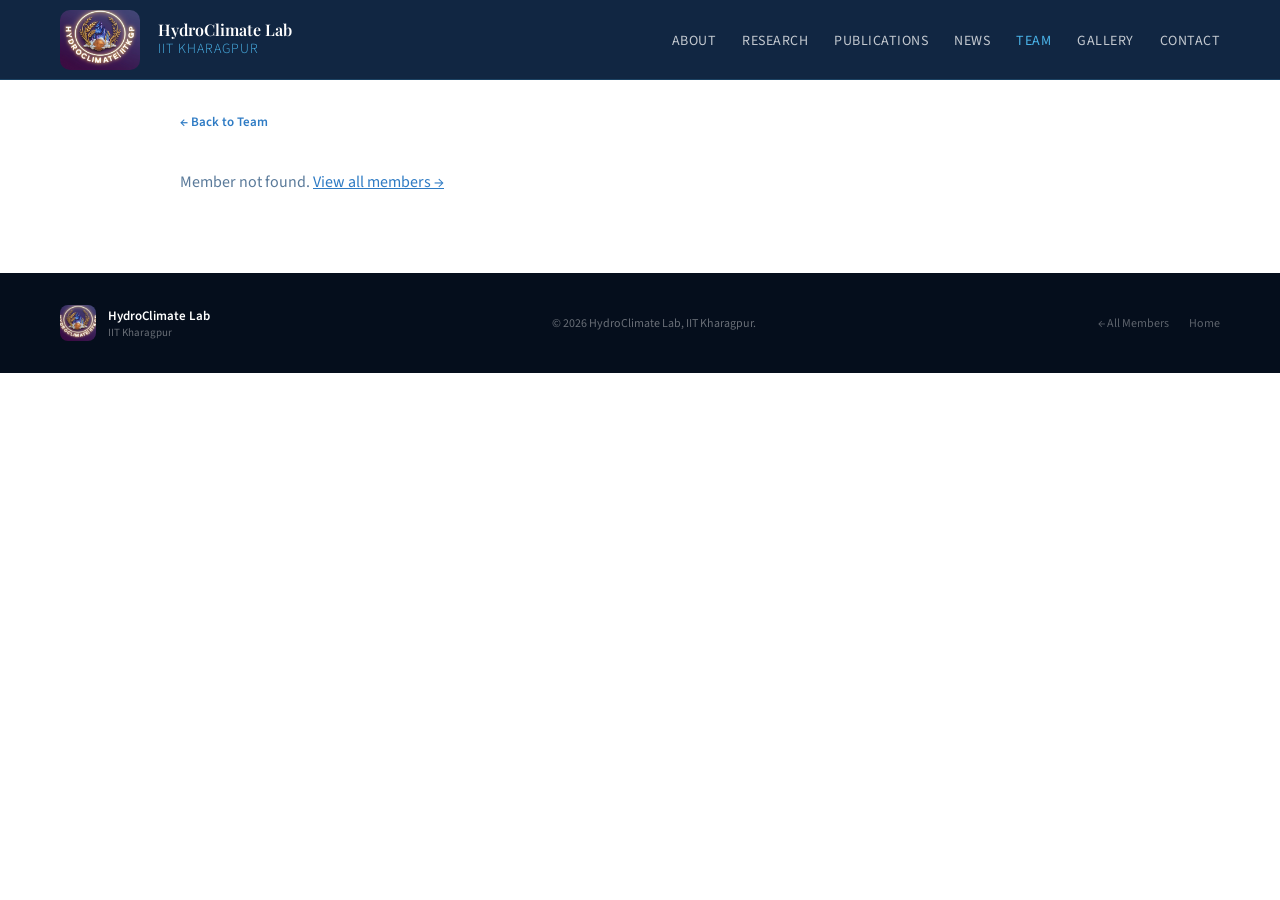
<file: member.html>
<!DOCTYPE html>
<html lang="en">
<head>
  <meta charset="UTF-8"/>
  <meta name="viewport" content="width=device-width, initial-scale=1.0"/>
  <title>Profile — HydroClimate Lab IIT Kharagpur</title>
  <link href="https://fonts.googleapis.com/css2?family=Playfair+Display:wght@400;600;700&family=Source+Sans+3:wght@300;400;600&display=swap" rel="stylesheet"/>
  <link rel="stylesheet" href="css/style.css"/>
  <style>
    .profile-wrap{max-width:1000px;margin:0 auto;padding:110px 40px 80px}
    .back-btn{display:inline-flex;align-items:center;gap:6px;color:var(--sky);text-decoration:none;font-size:13px;font-weight:600;margin-bottom:40px;transition:gap .2s}
    .back-btn:hover{gap:10px}
    .profile-header{display:grid;grid-template-columns:260px 1fr;gap:48px;align-items:start;margin-bottom:56px}
    .profile-photo-box{text-align:center}
    .profile-photo{width:200px;height:200px;border-radius:16px;object-fit:cover;object-position:top;border:3px solid var(--light);display:block;margin:0 auto 16px}
    .profile-avatar{width:200px;height:200px;border-radius:16px;display:flex;align-items:center;justify-content:center;font-family:'Playfair Display',serif;font-size:60px;font-weight:700;color:white;margin:0 auto 16px}
    .profile-category{display:inline-block;background:var(--light);color:var(--sky);font-size:11px;font-weight:600;padding:5px 14px;border-radius:20px;letter-spacing:.3px;margin-bottom:12px}
    .profile-social{display:flex;flex-direction:column;gap:8px;margin-top:16px}
    .profile-social a{display:flex;align-items:center;gap:8px;font-size:12px;color:var(--text-muted);text-decoration:none;padding:7px 12px;border-radius:8px;border:1px solid var(--border);transition:all .2s}
    .profile-social a:hover{background:var(--light);color:var(--sky);border-color:var(--sky)}
    .profile-social a span{font-size:16px}
    .profile-name{font-family:'Playfair Display',serif;font-size:36px;font-weight:700;color:var(--navy);margin-bottom:6px;line-height:1.2}
    .profile-role{font-size:16px;color:var(--sky);font-weight:600;margin-bottom:6px}
    .profile-dept{font-size:14px;color:var(--text-muted);margin-bottom:24px}
    .profile-meta{display:flex;flex-wrap:wrap;gap:16px;margin-bottom:28px}
    .profile-meta-item{display:flex;align-items:center;gap:6px;font-size:13px;color:var(--text-muted)}
    .profile-meta-item strong{color:var(--text)}
    .profile-bio{font-size:15px;line-height:1.85;color:var(--text-muted);font-weight:300;margin-bottom:0}
    .profile-section{margin-bottom:40px}
    .profile-section h3{font-family:'Playfair Display',serif;font-size:20px;font-weight:600;color:var(--navy);margin-bottom:16px;padding-bottom:8px;border-bottom:2px solid var(--light)}
    .interest-tags{display:flex;flex-wrap:wrap;gap:8px}
    .interest-tag{background:var(--light);color:var(--sky);font-size:12px;font-weight:600;padding:6px 14px;border-radius:20px;border:1px solid var(--border)}
    .edu-list{list-style:none;display:flex;flex-direction:column;gap:10px}
    .edu-list li{display:flex;align-items:flex-start;gap:10px;font-size:14px;color:var(--text-muted);line-height:1.5}
    .edu-list li::before{content:'🎓';flex-shrink:0;margin-top:1px}
    .pub-mini{background:var(--off-white);border-left:4px solid var(--sky);border-radius:8px;padding:12px 16px;font-size:13px;color:var(--text);line-height:1.5}
    .pub-mini-list{display:flex;flex-direction:column;gap:10px}
    .contact-row-mini{display:flex;align-items:center;gap:10px;font-size:14px;color:var(--text-muted);margin-bottom:10px}
    .contact-row-mini a{color:var(--sky);text-decoration:none}
    .other-members{display:grid;grid-template-columns:repeat(4,1fr);gap:16px;margin-top:16px}
    .other-card{background:white;border:1px solid var(--border);border-radius:10px;padding:14px;text-align:center;text-decoration:none;color:inherit;transition:box-shadow .2s,transform .2s}
    .other-card:hover{box-shadow:0 6px 20px rgba(10,31,60,.1);transform:translateY(-2px)}
    .other-avatar-sm{width:48px;height:48px;border-radius:50%;display:flex;align-items:center;justify-content:center;font-family:'Playfair Display',serif;font-size:16px;font-weight:700;color:white;margin:0 auto 8px}
    .other-photo-sm{width:48px;height:48px;border-radius:50%;object-fit:cover;margin:0 auto 8px;display:block}
    .other-name{font-size:12px;font-weight:600;color:var(--navy)}
    .other-role{font-size:11px;color:var(--text-muted);margin-top:2px}
    @media(max-width:760px){
      .profile-wrap{padding:100px 20px 60px}
      .profile-header{grid-template-columns:1fr;gap:28px}
      .profile-photo-box{display:flex;flex-direction:column;align-items:center}
      .other-members{grid-template-columns:repeat(2,1fr)}
      .profile-name{font-size:26px}
    }
  </style>
</head>
<body>

<nav id="navbar">
  <a class="nav-logo" href="index.html">
    <img src="images/logo.png" alt="HydroClimate Lab Logo" class="nav-logo-img"/>
    <div>
      <div class="logo-text">HydroClimate Lab</div>
      <div class="logo-sub">IIT Kharagpur</div>
    </div>
  </a>
  <button class="hamburger" id="hamburger" aria-label="Menu">&#9776;</button>
  <ul id="nav-links">
    <li><a href="index.html#about">About</a></li>
    <li><a href="index.html#research">Research</a></li>
    <li><a href="publications.html">Publications</a></li>
    <li><a href="index.html#news">News</a></li>
    <li><a href="team.html" style="color:var(--accent)">Team</a></li>
    <li><a href="index.html#gallery">Gallery</a></li>
    <li><a href="index.html#contact">Contact</a></li>
  </ul>
</nav>

<div class="profile-wrap" id="profile-content">
  <!-- filled by JS -->
</div>

<footer>
  <div class="footer-inner">
    <div class="footer-logo">
      <img src="images/logo.png" alt="Logo" style="width:36px;height:36px;border-radius:8px;object-fit:cover;"/>
      <div>
        <div style="color:white;font-size:13px;font-weight:600;">HydroClimate Lab</div>
        <div style="font-size:11px;color:rgba(255,255,255,.4);">IIT Kharagpur</div>
      </div>
    </div>
    <p style="font-size:12px;" id="footer-year"></p>
    <div class="footer-links">
      <a href="team.html">← All Members</a>
      <a href="index.html">Home</a>
    </div>
  </div>
</footer>

<script src="js/data.js"></script>
<script>
  document.getElementById('footer-year').textContent = `© ${new Date().getFullYear()} HydroClimate Lab, IIT Kharagpur.`;
  document.getElementById('hamburger').addEventListener('click', () => document.getElementById('nav-links').classList.toggle('open'));
  window.addEventListener('scroll', () => document.getElementById('navbar').classList.toggle('scrolled', window.scrollY > 40));

  const params = new URLSearchParams(window.location.search);
  const id = params.get('id');
  const member = LAB_DATA.team.find(m => m.id === id);
  const wrap = document.getElementById('profile-content');

  if (!member) {
    wrap.innerHTML = `<a href="team.html" class="back-btn">← Back to Team</a>
      <p style="color:var(--text-muted);font-size:16px;">Member not found. <a href="team.html" style="color:var(--sky)">View all members →</a></p>`;
  } else {
    document.title = `${member.name} — HydroClimate Lab IIT Kharagpur`;

    // photo or avatar
    const photoHtml = member.photo
      ? `<img src="${member.photo}" alt="${member.name}" class="profile-photo"
           onerror="this.style.display='none';this.nextElementSibling.style.display='flex'"/>
         <div class="profile-avatar" style="display:none;background:linear-gradient(135deg,${member.color},${member.color}aa)">${member.initials}</div>`
      : `<div class="profile-avatar" style="background:linear-gradient(135deg,${member.color},${member.color}aa)">${member.initials}</div>`;

    // social links
    let socialHtml = '';
    if (member.email)         socialHtml += `<a href="mailto:${member.email}"><span>📧</span>${member.email}</a>`;
    if (member.google_scholar) socialHtml += `<a href="${member.google_scholar}" target="_blank"><span>📚</span>Google Scholar</a>`;
    if (member.researchgate)  socialHtml += `<a href="${member.researchgate}" target="_blank"><span>🔬</span>ResearchGate</a>`;
    if (member.linkedin)      socialHtml += `<a href="${member.linkedin}" target="_blank"><span>💼</span>LinkedIn</a>`;
    if (member.website)       socialHtml += `<a href="${member.website}" target="_blank"><span>🌐</span>Website / IIT KGP Page</a>`;

    // meta
    let metaHtml = '';
    if (member.joining_year) metaHtml += `<div class="profile-meta-item">📅 <span>Joined <strong>${member.joining_year}</strong></span></div>`;
    if (member.hometown)     metaHtml += `<div class="profile-meta-item">📍 <span>From <strong>${member.hometown}</strong></span></div>`;
    if (member.phone)        metaHtml += `<div class="profile-meta-item">📞 <span><strong>${member.phone}</strong></span></div>`;

    // education
    const eduHtml = member.education && member.education.length
      ? `<div class="profile-section"><h3>Education</h3>
           <ul class="edu-list">${member.education.map(e => `<li>${e}</li>`).join('')}</ul>
         </div>` : '';

    // interests
    const intHtml = member.interests && member.interests.length
      ? `<div class="profile-section"><h3>Research Interests</h3>
           <div class="interest-tags">${member.interests.map(i => `<span class="interest-tag">${i}</span>`).join('')}</div>
         </div>` : '';

// publications
    const pubHtml = member.publications && member.publications.length
      ? `
        <div class="profile-section">
          <h3>Publications</h3>
          <div class="pub-mini-list">
            ${member.publications.map((p, index) => `
              
              <div class="pub-mini">
                <strong>${index + 1}. ${p.title}</strong><br>
                <span style="color:var(--text-muted); font-size:13px;">${p.authors} (${p.year})</span><br>
                
                <em style="color:#1a4a8a;">${p.publication}</em>${p.volume ? `, Vol. ${p.volume}` : ''}${p.pages ? `, pp. ${p.pages}` : ''}<br>

                ${p.doi ? `
                  <a href="${p.doi}" target="_blank" style="display:inline-block; margin-top:8px; font-size:12px; font-weight:600; color:var(--sky); text-decoration:none; border:1px solid var(--border); padding:4px 10px; border-radius:12px; background:white;">
                    🔗 View Article / DOI ↗
                  </a>
                ` : ''}
              </div>

            `).join('')}
          </div>
        </div>
      `
      : '';

    // other members
    const others = LAB_DATA.team.filter(m => m.id !== member.id).slice(0, 4);
    const othersHtml = `<div class="profile-section"><h3>Other Lab Members</h3>
      <div class="other-members">
        ${others.map(m => {
          const av = m.photo
            ? `<img src="${m.photo}" alt="${m.name}" class="other-photo-sm" onerror="this.style.display='none';this.nextElementSibling.style.display='flex'"/>
               <div class="other-avatar-sm" style="display:none;background:linear-gradient(135deg,${m.color},${m.color}aa)">${m.initials}</div>`
            : `<div class="other-avatar-sm" style="background:linear-gradient(135deg,${m.color},${m.color}aa)">${m.initials}</div>`;
          return `<a href="member.html?id=${m.id}" class="other-card">${av}
            <div class="other-name">${m.name}</div>
            <div class="other-role">${m.role}</div>
          </a>`;
        }).join('')}
      </div>
    </div>`;

    wrap.innerHTML = `
      <a href="team.html" class="back-btn">← Back to Research Group</a>
      <div class="profile-header">
        <div class="profile-photo-box">
          ${photoHtml}
          <span class="profile-category">${member.category}</span>
          <div class="profile-social">${socialHtml || '<p style="font-size:12px;color:var(--text-muted)">Contact details coming soon</p>'}</div>
        </div>
        <div>
          <div class="profile-name">${member.name}</div>
          <div class="profile-role">${member.role}</div>
          <div class="profile-dept">HydroClimate Lab ·|· IIT Kharagpur ·|· Dept. of Agricultural & Food Engineering</div>
          <div class="profile-meta">${metaHtml}</div>
          <p class="profile-bio">${member.bio}</p>
        </div>
      </div>

      ${intHtml}
      ${eduHtml}
      ${pubHtml}
      ${othersHtml}
    `;
  }
</script>
</body>
</html>
</file>
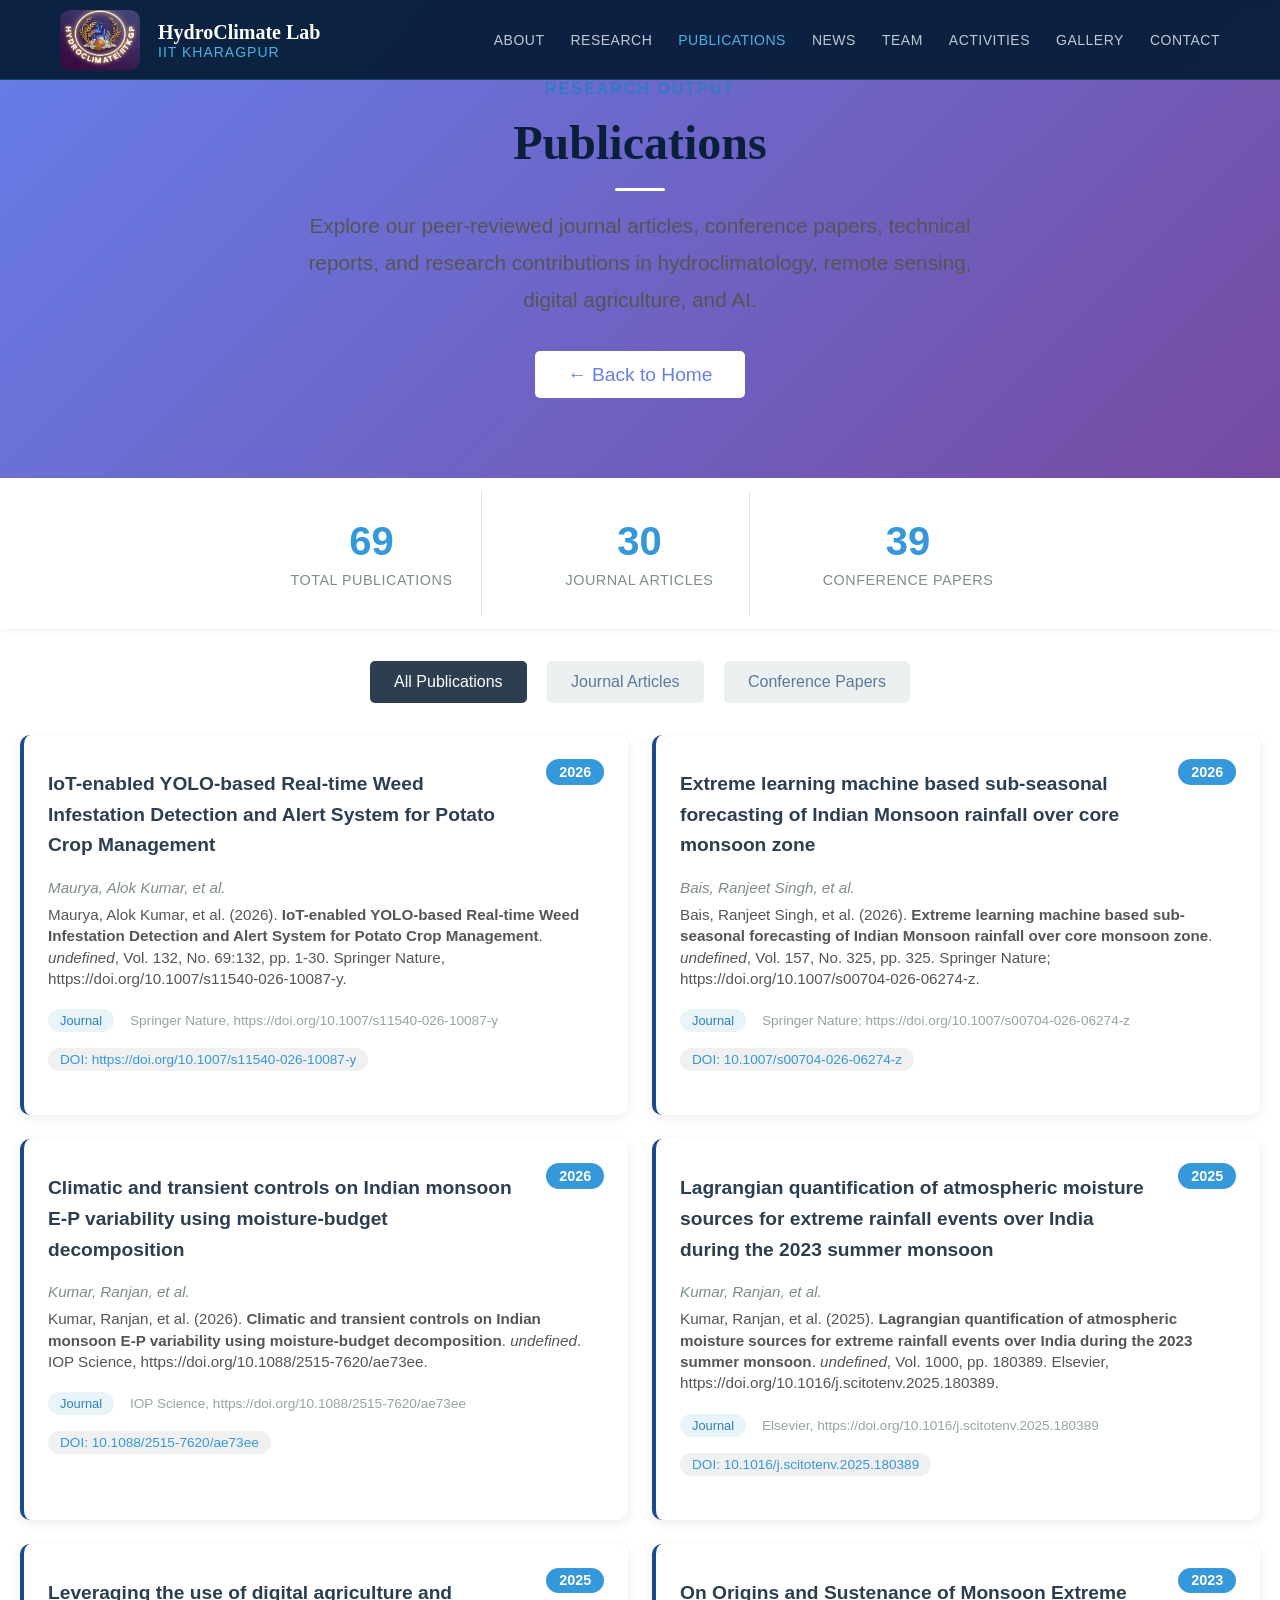
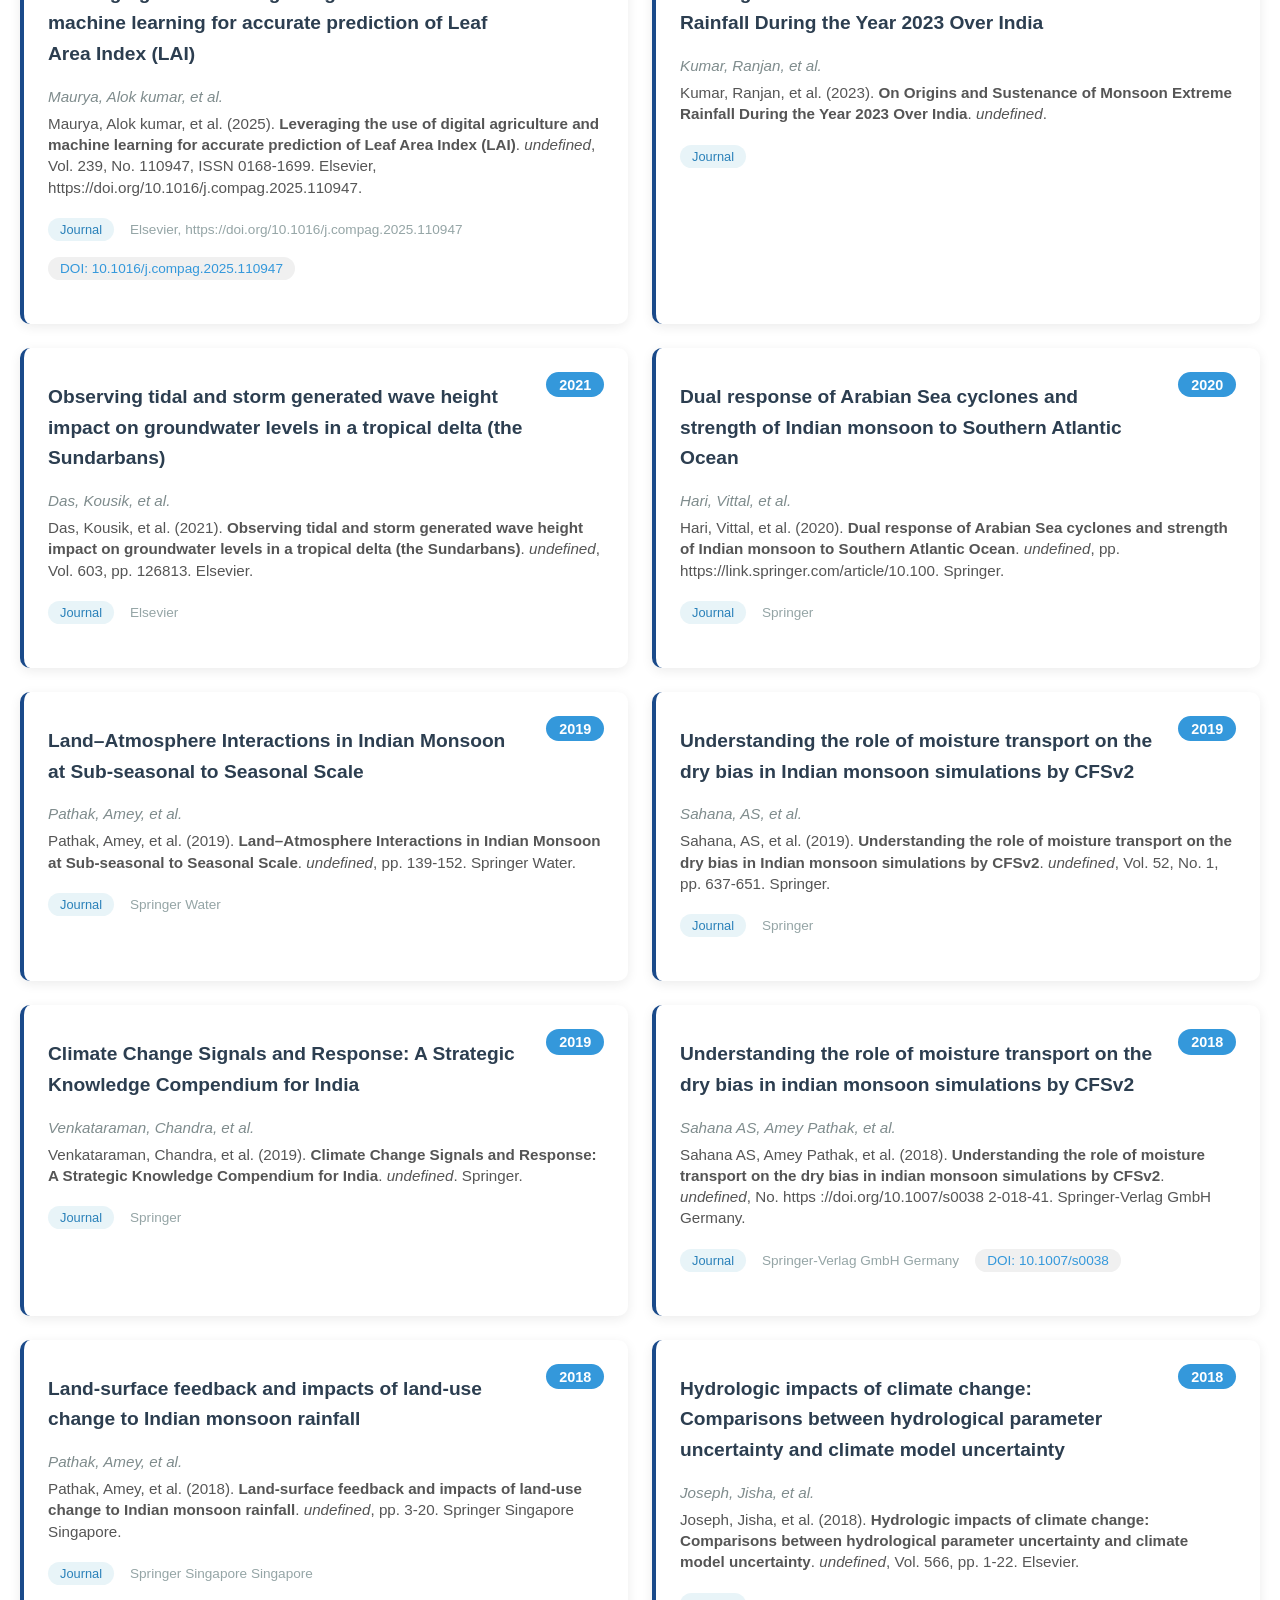
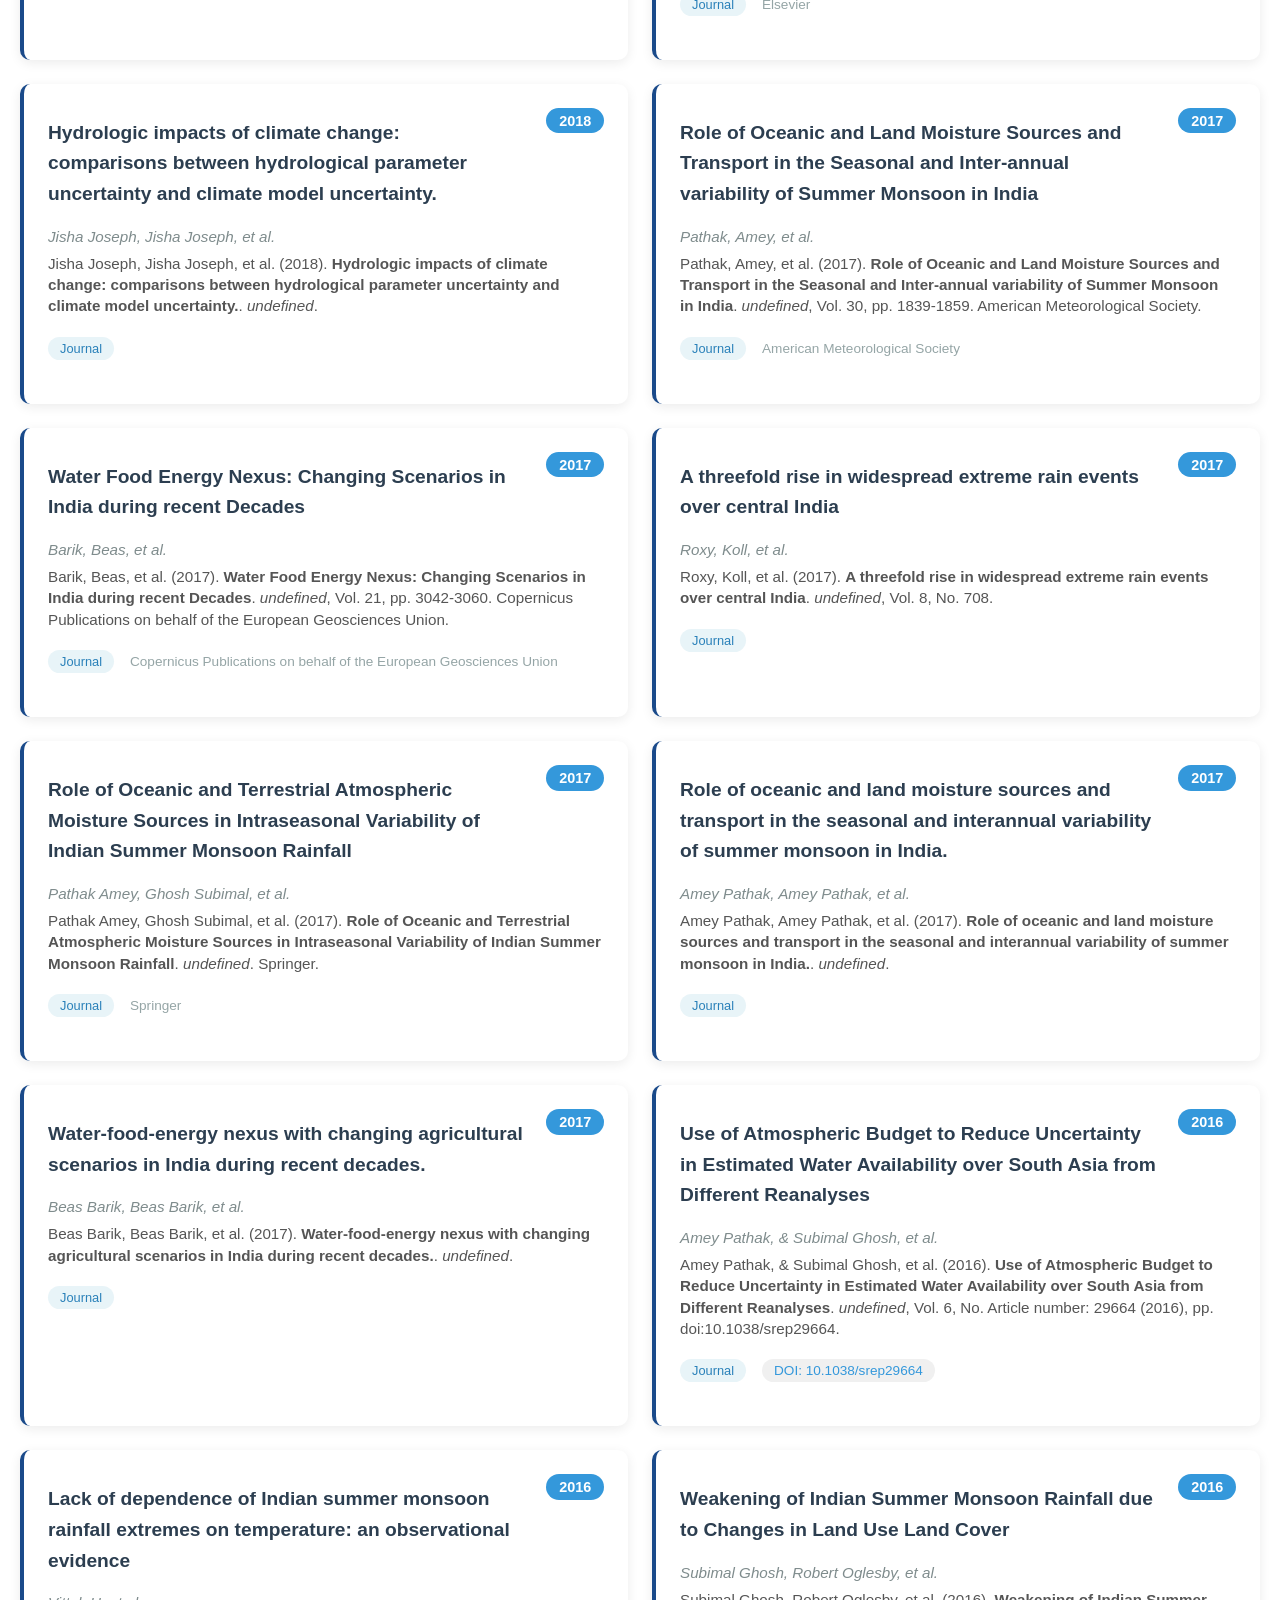
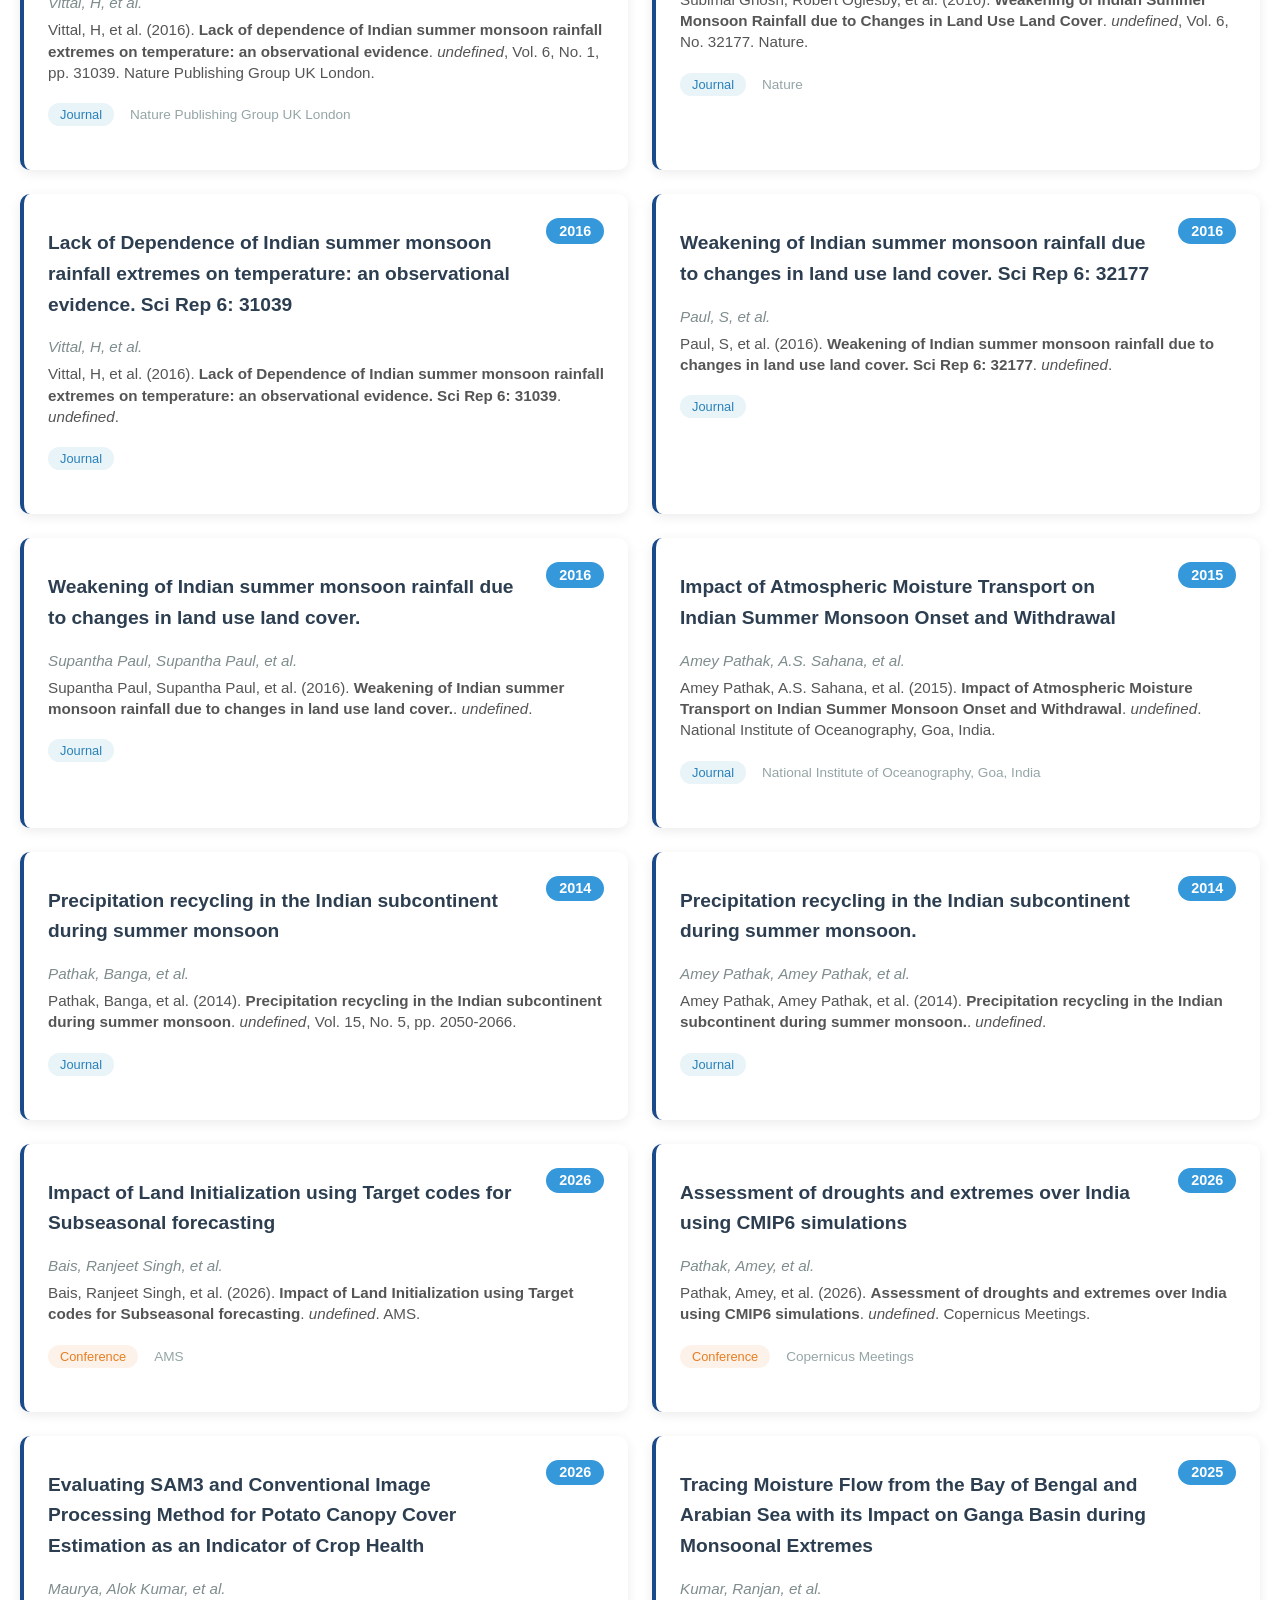
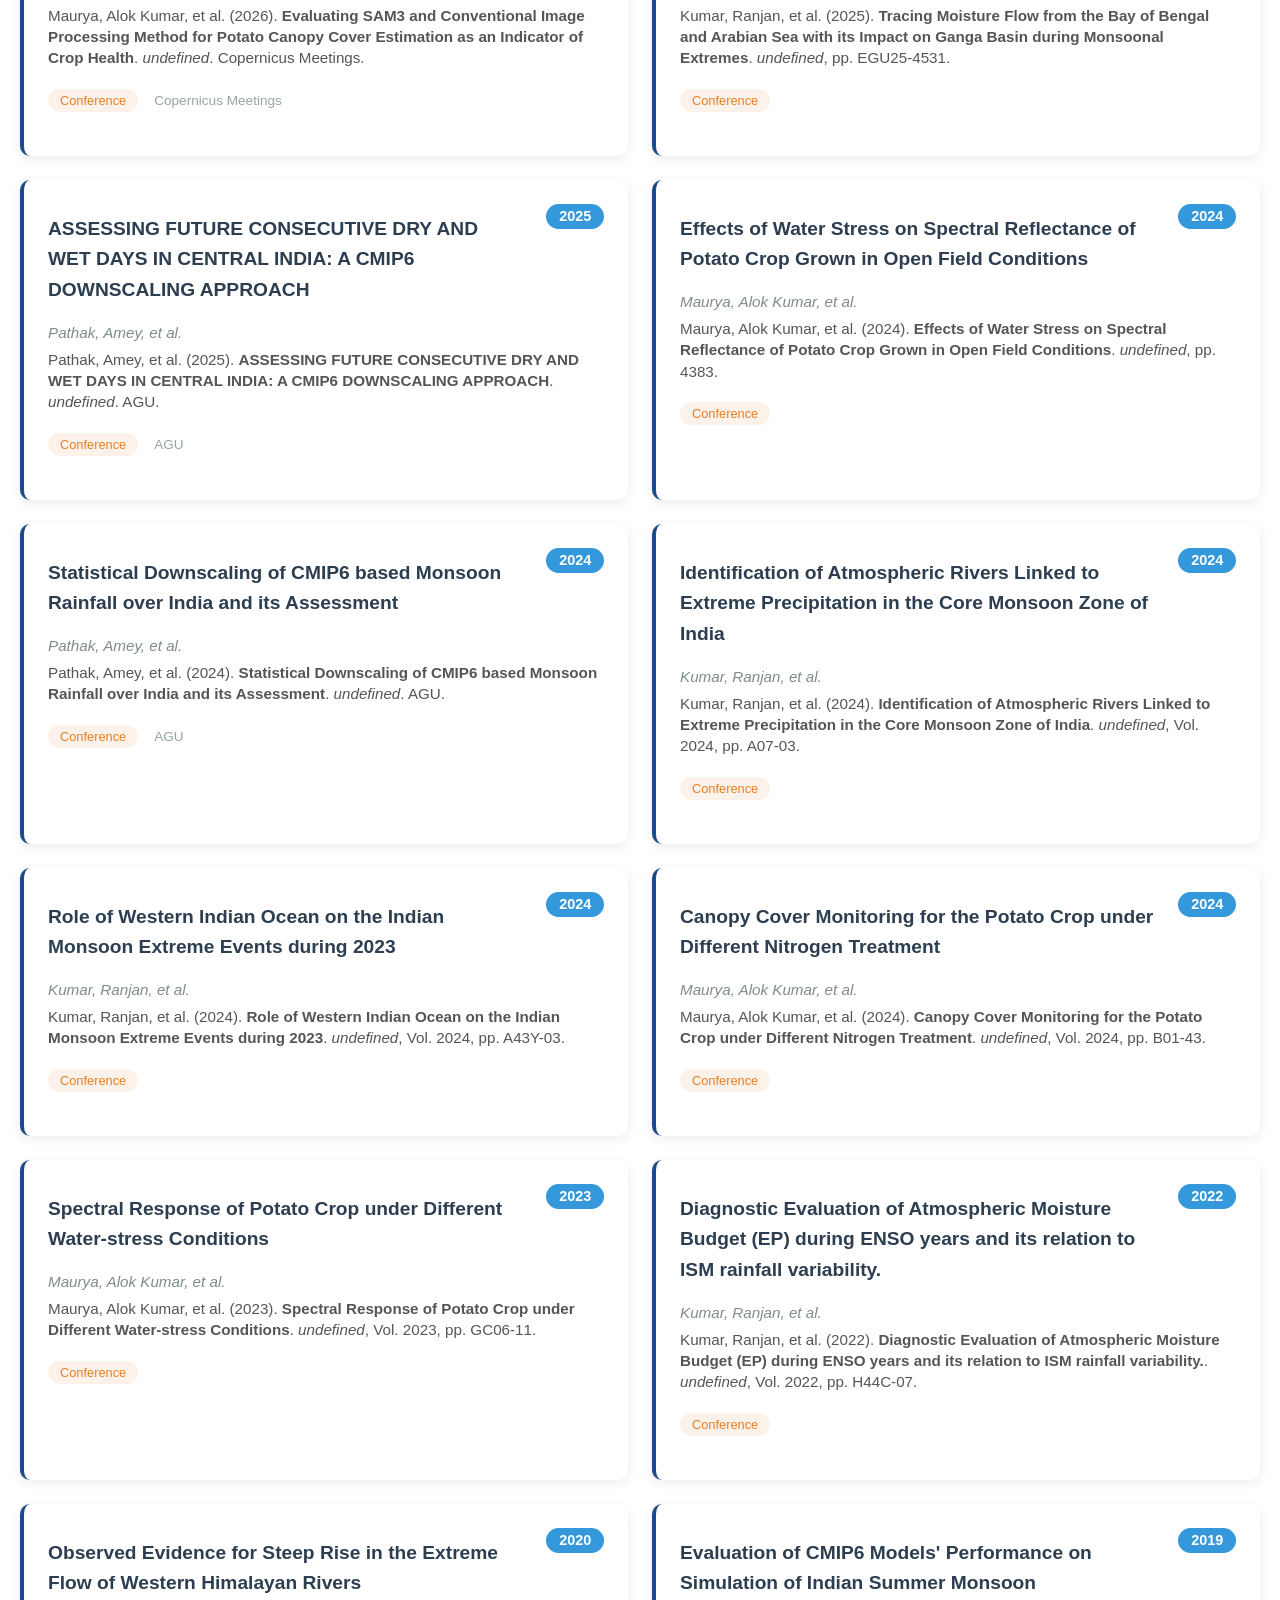
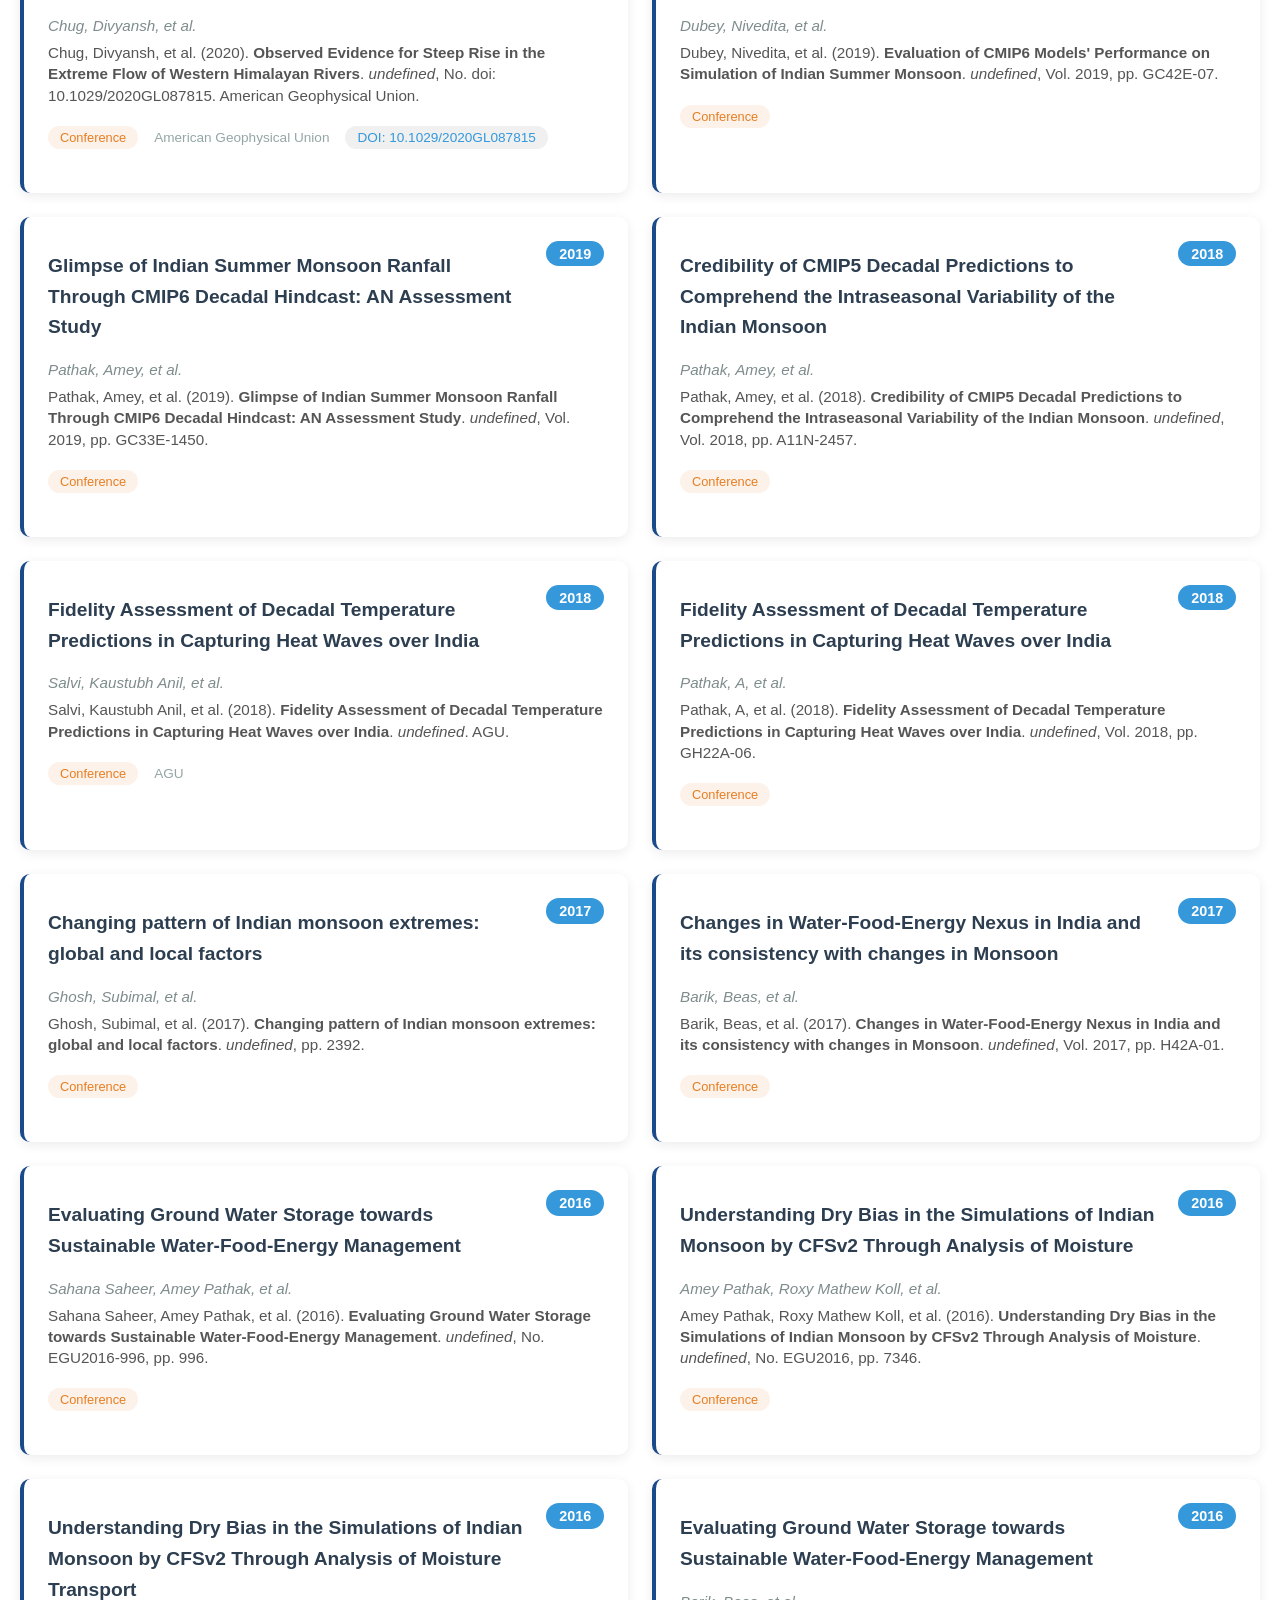
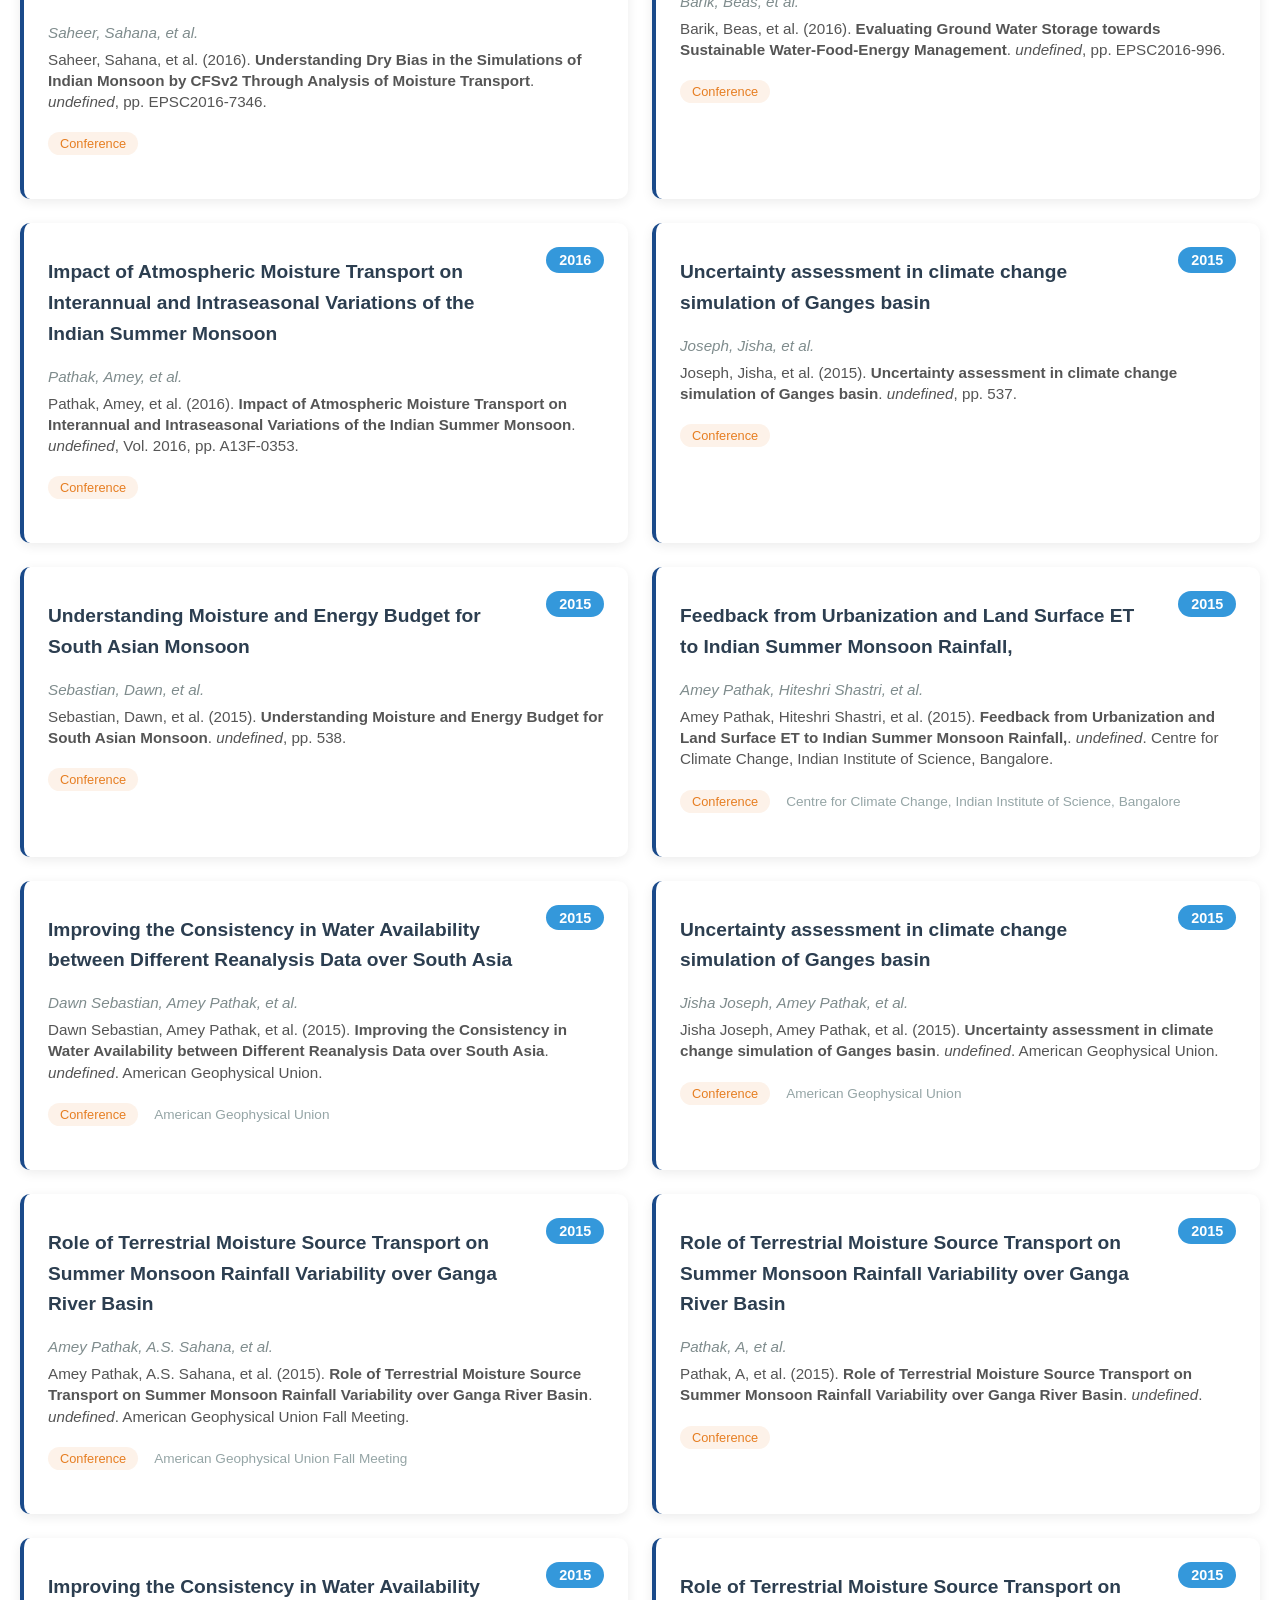
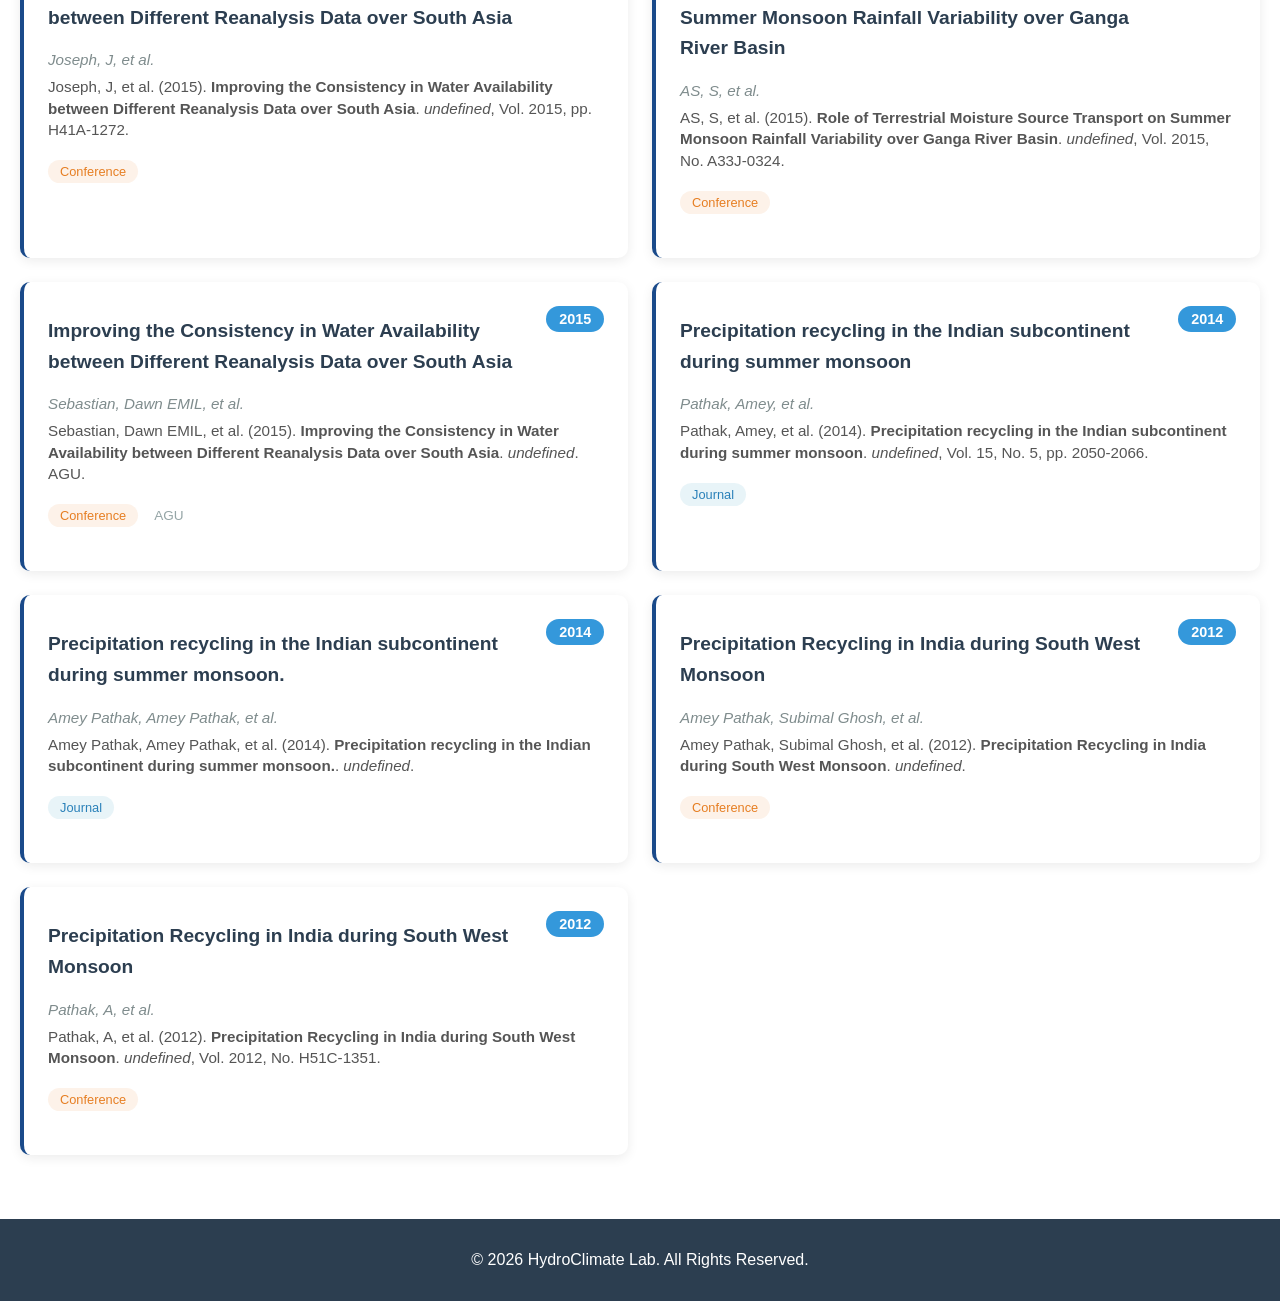
<file: publications.html>
<!DOCTYPE html>
<html lang="en">

<head>
    <meta charset="UTF-8">
    <meta name="viewport" content="width=device-width, initial-scale=0.8">

    <title>Publications | HydroClimate Lab</title>

    <link rel="stylesheet" href="css/style.css">
    <link rel="stylesheet" href="css/publications.css">
</head>

<body>

    <!-- Navigation (Links fixed to point to index.html and style matches team.html) -->
    <nav id="navbar">
      <a class="nav-logo" href="index.html">
        <img src="images/logo.png" alt="HydroClimate Lab IIT KGP Logo" class="nav-logo-img"/>
        <div>
          <div class="logo-text" id="nav-labname">HydroClimate Lab</div>
          <div class="logo-sub" id="nav-institute">IIT Kharagpur</div>
        </div>
      </a>
      <button class="hamburger" id="hamburger" aria-label="Menu">&#9776;</button>
      <ul id="nav-links">
        <li><a href="index.html#about">About</a></li>
        <li><a href="index.html#research">Research</a></li>
        <li><a href="publications.html" style="color:var(--accent)">Publications</a></li>
        <li><a href="index.html#news">News</a></li>
        <li><a href="team.html">Team</a></li>
        <li><a href="activities.html">Activities</a></li>
        <li><a href="index.html#gallery">Gallery</a></li>
        <li><a href="index.html#contact">Contact</a></li>
      </ul>
    </nav>


    <!-- Hero Section (Restored to your original style so background stays the same) -->
    <section class="hero-small">
        <div class="container">
            <div class="section-label">
                Research Output
            </div>
            <h1 class="section-title">
                Publications
            </h1>
            <div class="section-divider"></div>
            <p class="hero-description">
                Explore our peer-reviewed journal articles,
                conference papers, technical reports, and
                research contributions in hydroclimatology,
                remote sensing, digital agriculture, and AI.
            </p>
            <div class="pub-actions">
                <a href="index.html" class="btn-primary">
                    ← Back to Home
                </a>
            </div>
        </div>
    </section>

    <!-- Publication Stats -->
    <section class="stats-section">
        <div class="container">
            <div id="publication-stats" class="stats-grid">
                <!-- Stats will be populated by JavaScript -->
            </div>
        </div>
    </section>

    <!-- Publication Filters -->
    <section class="container">
        <div class="publication-filters">
            <button class="filter-btn active" data-type="All">
                All Publications
            </button>
            <button class="filter-btn" data-type="Journal">
                Journal Articles
            </button>
            <button class="filter-btn" data-type="Conference">
                Conference Papers
            </button>
        </div>
    </section>

    <!-- Publication List -->
    <section class="container">
        <div id="publications-container" class="publications-container">
            <!-- Publications will be populated by JavaScript -->
        </div>
    </section>

    <!-- Footer -->
    <footer>
        <div class="container">
            <p>© 2026 HydroClimate Lab. All Rights Reserved.</p>
        </div>
    </footer>

    <!-- Scripts -->
    <script src="js/data.js"></script>
    <script src="js/publication_data.js"></script>
    <script src="js/publications.js"></script>
    
    <!-- Mobile Hamburger Menu Script Added -->
    <script>
        document.getElementById('hamburger').addEventListener('click', () => document.getElementById('nav-links').classList.toggle('open'));
        window.addEventListener('scroll', () => document.getElementById('navbar').classList.toggle('scrolled', window.scrollY > 40));
    </script>

</body>

</html>
</file>
<file: css/style.css>
:root {
  --navy: #0a1f3c;
  --deep: #122a50;
  --blue: #1a4a8a;
  --sky: #2e7bc4;
  --accent: #4ab3e8;
  --teal: #0f7b8c;
  --light: #e8f4fb;
  --muted: #8faac0;
  --white: #ffffff;
  --off-white: #f4f8fc;
  --text: #1a2e42;
  --text-muted: #5a7a9a;
  --border: rgba(46,123,196,0.18);
}
*,*::before,*::after{margin:0;padding:0;box-sizing:border-box}
html{scroll-behavior:smooth}
body{font-family:'Source Sans 3',sans-serif;color:var(--text);background:var(--white)}

/* NAV */
nav{position:fixed;top:0;width:100%;z-index:100;background:rgba(10,31,60,0.97);backdrop-filter:blur(8px);display:flex;align-items:center;justify-content:space-between;padding:0 60px;height:80px;border-bottom:1px solid rgba(74,179,232,0.2);transition:box-shadow .3s}
nav.scrolled{box-shadow:0 4px 32px rgba(0,0,0,.35)}
.nav-logo{display:flex;align-items:center;gap:18px;text-decoration:none}
/* ===== Logo Icone ===== */
.logo-icon{width:38px;height:38px;background:linear-gradient(135deg,var(--sky),var(--accent));border-radius:8px;display:flex;align-items:center;justify-content:center;font-family:'Playfair Display',serif;font-size:15px;font-weight:700;color:white;flex-shrink:0}
.nav-logo-img{width:80px;height:60px;border-radius:10px;object-fit:cover;flex-shrink:0;background:rgba(255,255,255,0.06)}
/* ===== Logo Lab Name Font Size ===== */
.logo-text{font-family:'Playfair Display',serif;font-size:16px;font-weight:600;color:white;line-height:1.2}
/* ===== Institute Name Below Logo ===== */
.logo-sub{font-size:14px;color:var(--accent);font-weight:300;letter-spacing:1px;text-transform:uppercase}
nav ul{list-style:none;display:flex;gap:26px}
nav ul a{color:rgba(255,255,255,.75);text-decoration:none;font-size:14px;letter-spacing:.5px;text-transform:uppercase;font-weight:400;transition:color .2s;padding:4px 0;border-bottom:2px solid transparent;transition:color .2s,border-color .2s}
nav ul a:hover{color:var(--accent);border-color:var(--accent)}
.hamburger{display:none;background:none;border:none;color:white;font-size:22px;cursor:pointer;padding:4px}

/* HERO */
.hero{min-height:100vh;background:linear-gradient(165deg,rgba(10,31,60,.97) 0%,rgba(18,42,80,.88) 50%,rgba(15,100,120,.72) 100%),url('https://images.unsplash.com/photo-1504608524841-42584120d693?w=1800&q=80') center/cover no-repeat;display:flex;align-items:center;padding:100px 60px 80px;position:relative;overflow:hidden}
.hero::after{content:'';position:absolute;bottom:0;left:0;right:0;height:120px;background:linear-gradient(to bottom,transparent,var(--white));pointer-events:none}
.hero-content{max-width:780px;z-index:1;animation:fadeUp .9s ease both}
@keyframes fadeUp{from{opacity:0;transform:translateY(28px)}to{opacity:1;transform:translateY(0)}}
.hero-badge{display:inline-block;background:rgba(74,179,232,.12);border:1px solid rgba(74,179,232,.4);color:var(--accent);font-size:11px;letter-spacing:2px;text-transform:uppercase;padding:6px 16px;border-radius:40px;margin-bottom:22px}
.hero h1{font-family:'Playfair Display',serif;font-size:58px;line-height:1.1;color:white;font-weight:700;margin-bottom:18px}
.hero h1 span{color:var(--accent)}
.hero-subtitle{font-size:17px;color:rgba(255,255,255,.7);font-weight:300;line-height:1.75;margin-bottom:36px;max-width:600px}
.hero-ctas{display:flex;gap:14px;flex-wrap:wrap}
.btn-primary{background:var(--sky);color:white;padding:12px 26px;border-radius:6px;text-decoration:none;font-size:13px;font-weight:600;transition:background .2s,transform .15s;display:inline-block;border:none;cursor:pointer}
.btn-primary:hover{background:var(--accent);transform:translateY(-2px)}
.btn-secondary{background:transparent;color:var(--sky);padding:12px 26px;border-radius:6px;text-decoration:none;font-size:13px;font-weight:600;border:1.5px solid var(--sky);transition:background .2s,color .2s;display:inline-block}
.btn-secondary:hover{background:var(--sky);color:white}
.btn-outline{border:1px solid rgba(255,255,255,.3);color:rgba(255,255,255,.85);padding:12px 26px;border-radius:6px;text-decoration:none;font-size:13px;font-weight:400;transition:border-color .2s,color .2s;display:inline-block}
.btn-outline:hover{border-color:var(--accent);color:var(--accent)}
.hero-scroll{position:absolute;bottom:130px;left:50%;transform:translateX(-50%);color:rgba(255,255,255,.35);font-size:22px;animation:bounce 2s infinite;z-index:1;cursor:pointer}
@keyframes bounce{0%,100%{transform:translateX(-50%) translateY(0)}50%{transform:translateX(-50%) translateY(9px)}}

/* STATS BAR */
.stats-bar{background:var(--off-white);border-bottom:1px solid var(--border);display:flex;justify-content:center;flex-wrap:wrap}
.stat-item{flex:1;min-width:120px;max-width:220px;text-align:center;padding:28px 16px;border-right:1px solid var(--border)}
.stat-item:last-child{border-right:none}
.stat-num{font-family:'Playfair Display',serif;font-size:34px;font-weight:700;color:var(--blue)}
.stat-label{font-size:11px;color:var(--text-muted);letter-spacing:.5px;text-transform:uppercase;margin-top:4px}

/* SECTIONS */
section{padding:50px 30px}
.alt-bg{background:var(--off-white)}
.section-label{font-size:8px;letter-spacing:3px;text-transform:uppercase;color:var(--sky);font-weight:600;margin-bottom:10px}
.section-title{font-family:'Playfair Display',serif;font-size:30px;font-weight:700;color:var(--navy);line-height:1.2}
.section-divider{width:40px;height:3px;background:var(--accent);margin:16px 0 40px;border-radius:2px}

/* ABOUT */
.about-grid{display:grid;grid-template-columns:1fr 1fr;gap:80px;align-items:start}
.about-text p,.about-text div{font-size:16px;line-height:1.85;color:var(--text-muted);font-weight:300}
.about-text strong{color:var(--text);font-weight:600}
.about-text em{font-style:italic;color:var(--sky)}
.pi-links{display:flex;gap:10px;flex-wrap:wrap;margin-top:24px}
.pi-links a{background:var(--light);color:var(--sky);font-size:12px;padding:7px 16px;border-radius:20px;text-decoration:none;font-weight:600;border:1px solid var(--border);transition:all .2s}
.pi-links a:hover{background:var(--sky);color:white;border-color:var(--sky)}
.prof-card{background:var(--navy);border-radius:16px;padding:36px 30px;color:white}
.prof-photo-wrap{margin-bottom:20px}
.prof-avatar{width:80px;height:80px;border-radius:50%;display:flex;align-items:center;justify-content:center;font-family:'Playfair Display',serif;font-size:26px;font-weight:700;color:white;background:linear-gradient(135deg,var(--sky),var(--teal))}
.prof-photo{width:80px;height:80px;border-radius:50%;object-fit:cover;border:3px solid rgba(74,179,232,.4)}
.prof-name{font-family:'Playfair Display',serif;font-size:22px;font-weight:700;margin-bottom:4px}
.prof-title-text{font-size:13px;color:var(--accent);letter-spacing:.3px;margin-bottom:20px;line-height:1.4;display:block}
.prof-details{border-top:1px solid rgba(255,255,255,.1);padding-top:18px}
.prof-detail-row{display:flex;align-items:flex-start;gap:10px;margin-bottom:10px}
.prof-detail-icon{font-size:14px;margin-top:1px;flex-shrink:0}
.prof-detail-text{font-size:13px;color:rgba(255,255,255,.7);line-height:1.5}
.contact-links{display:flex;gap:8px;flex-wrap:wrap;margin-top:18px}
.contact-links a{background:rgba(74,179,232,.12);border:1px solid rgba(74,179,232,.3);color:var(--accent);font-size:12px;padding:6px 12px;border-radius:20px;text-decoration:none;transition:background .2s}
.contact-links a:hover{background:rgba(74,179,232,.28)}

/* RESEARCH */
.research-grid{display:grid;grid-template-columns:repeat(3,1fr);gap:22px}
.research-card{background:white;border-radius:12px;border:1px solid var(--border);padding:28px 22px;transition:transform .2s,box-shadow .2s;position:relative;overflow:hidden}
.research-card::before{content:'';position:absolute;top:0;left:0;right:0;height:3px;background:linear-gradient(90deg,var(--sky),var(--accent));opacity:0;transition:opacity .2s}
.research-card:hover{transform:translateY(-4px);box-shadow:0 12px 32px rgba(10,31,60,.1)}
.research-card:hover::before{opacity:1}
.research-icon{width:50px;height:50px;border-radius:10px;display:flex;align-items:center;justify-content:center;font-size:24px;margin-bottom:18px}
.research-card h3{font-family:'Playfair Display',serif;font-size:17px;font-weight:600;color:var(--navy);margin-bottom:10px;line-height:1.3}
.research-card p{font-size:14px;color:var(--text-muted);line-height:1.75;font-weight:300}
.tag{display:inline-block;background:var(--light);color:var(--sky);font-size:11px;padding:4px 10px;border-radius:12px;margin:14px 0 0;font-weight:600;letter-spacing:.2px}

/* PUBLICATIONS */
.pub-filter{display:flex;gap:8px;flex-wrap:wrap;margin-bottom:20px}
.filter-btn{background:white;border:1px solid var(--border);color:var(--text-muted);font-size:12px;padding:7px 16px;border-radius:20px;cursor:pointer;transition:all .2s;font-family:'Source Sans 3',sans-serif}
.filter-btn:hover,.filter-btn.active{background:var(--navy);color:white;border-color:var(--navy)}
.pub-list{display:flex;flex-direction:column;gap:16px;max-width:960px}
.pub-item{background:var(--off-white);border-radius:10px;border-left:4px solid var(--sky);padding:05px 05px;transition:border-color .2s,opacity .3s}
.pub-item:hover{border-color:var(--accent)}
.pub-item.hidden{display:none}
.pub-year-badge{float:right;background:var(--navy);color:white;font-size:11px;padding:3px 10px;border-radius:20px;font-weight:600}
.pub-title{font-size:15px;font-weight:600;color:var(--navy);margin-bottom:6px;line-height:1.4}
.pub-authors{font-size:13px;color:var(--text-muted);margin-bottom:5px;font-weight:300}
.pub-journal{font-size:13px;color:var(--sky);font-style:italic}
.pub-doi{margin-top:7px}
.pub-doi a{color:var(--accent);text-decoration:none;font-size:12px;font-weight:600}
.pub-doi a:hover{text-decoration:underline}

/* NEWS */
.news-list{display:flex;flex-direction:column;gap:14px;max-width:860px;margin-bottom:32px}
.news-item{display:flex;gap:18px;align-items:flex-start;background:white;border-radius:10px;padding:18px 22px;border:1px solid var(--border);transition:box-shadow .2s}
.news-item:hover{box-shadow:0 4px 16px rgba(10,31,60,.08)}
.news-date{background:var(--navy);color:var(--accent);font-size:11px;padding:4px 12px;border-radius:20px;white-space:nowrap;font-weight:600;height:fit-content;margin-top:2px;flex-shrink:0}
.news-text{font-size:14px;color:var(--text);line-height:1.65}
.news-text a{color:var(--sky);text-decoration:none;font-size:12px;margin-left:8px;font-weight:600}
.recruiting-banner{background:var(--navy);border-radius:12px;padding:24px 28px;display:flex;align-items:center;gap:20px;flex-wrap:wrap;max-width:860px}
.recruiting-icon{font-size:28px;flex-shrink:0}
.recruiting-banner div{flex:1;font-size:14px;color:rgba(255,255,255,.8);line-height:1.6;min-width:200px}
.recruiting-banner strong{color:var(--accent);font-size:15px}

/* TEAM */
.team-grid{display:grid;grid-template-columns:repeat(4,1fr);gap:22px}
a.team-card{text-decoration:none;color:inherit;display:block;cursor:pointer}
.team-view-profile{font-size:11px;color:var(--sky);font-weight:600;margin-top:10px;opacity:0;transition:opacity .2s}
.team-card:hover .team-view-profile{opacity:1}
.team-card:hover{transform:translateY(-3px);box-shadow:0 8px 24px rgba(10,31,60,.1)}
.team-card{background:white;border-radius:12px;border:1px solid var(--border);padding:26px 16px;text-align:center;transition:transform .2s,box-shadow .2s}
.team-avatar{width:70px;height:70px;border-radius:50%;display:flex;align-items:center;justify-content:center;font-family:'Playfair Display',serif;font-size:22px;font-weight:700;color:white;margin:0 auto 14px}
.team-photo{width:70px;height:70px;border-radius:50%;object-fit:cover;margin:0 auto 14px;display:block;border:3px solid var(--light)}
.team-name{font-size:14px;font-weight:600;color:var(--navy);margin-bottom:4px}
.team-role{font-size:12px;color:var(--text-muted);font-weight:300}
.team-research{font-size:11px;color:var(--sky);margin-top:6px;font-style:italic;line-height:1.4}
.team-email{font-size:11px;margin-top:8px}
.team-email a{color:var(--muted);text-decoration:none}
.team-card.recruit{border:2px dashed var(--border);background:transparent;display:flex;flex-direction:column;align-items:center;justify-content:center;min-height:175px}
.recruit-plus{font-size:32px;color:var(--muted);margin-bottom:8px}
.team-card.recruit a{color:var(--sky);font-size:12px;text-decoration:none;font-weight:600}

/* GALLERY */
.gallery-grid{display:grid;grid-template-columns:repeat(3,1fr);gap:16px;margin-bottom:20px}
.gallery-item{border-radius:10px;overflow:hidden;cursor:pointer;position:relative;aspect-ratio:4/3;background:var(--light)}
.gallery-item img{width:100%;height:100%;object-fit:cover;transition:transform .3s;display:block}
.gallery-item:hover img{transform:scale(1.05)}
.gallery-overlay{position:absolute;bottom:0;left:0;right:0;background:linear-gradient(transparent,rgba(10,31,60,.88));padding:24px 14px 14px;opacity:0;transition:opacity .3s}
.gallery-item:hover .gallery-overlay{opacity:1}
.gallery-caption{color:white;font-size:12px;font-weight:400;line-height:1.4}
.gallery-placeholder{width:100%;height:100%;background:var(--light);display:flex;flex-direction:column;align-items:center;justify-content:center;font-size:40px;color:var(--muted);gap:8px}
.gallery-placeholder span{font-size:11px;color:var(--text-muted);font-family:'Source Sans 3',sans-serif;text-align:center;padding:0 12px}
.gallery-note{font-size:13px;color:var(--text-muted);font-style:italic}
.gallery-note code{background:white;border:1px solid var(--border);padding:2px 6px;border-radius:4px;font-size:12px}

.activities-preview,
#activities-container {
  display: flex;
  flex-direction: column;
  gap: 40px;
  padding: 40px;
}

.activity-card {
  background: white;
  border-radius: 16px;
  padding: 24px;
  box-shadow: 0 6px 24px rgba(0,0,0,0.08);
}

.activity-header {
  display: flex;
  justify-content: space-between;
  align-items: center;
  flex-wrap: wrap;
}

.activity-meta {
  display: flex;
  gap: 12px;
}

.activity-date,
.activity-role {
  background: #eef4ff;
  padding: 6px 12px;
  border-radius: 20px;
  font-size: 14px;
}

.activity-description {
  margin-top: 16px;
  line-height: 1.7;
}

.activity-gallery {
  margin-top: 24px;
  display: flex;
  gap: 14px;
  flex-wrap: wrap;
}

.activity-thumb {
  width: 220px;
  height: 160px;
  object-fit: cover;
  border-radius: 10px;
  cursor: pointer;
  transition: 0.3s;
}

.activity-thumb:hover {
  transform: scale(1.03);
}


.publications-grid{
    display:grid;
    grid-template-columns:repeat(auto-fit,minmax(350px,1fr));
    gap:10px;
}

.publication-card{
    background:#fff;
    border-radius:16px;
    padding:10px;
    box-shadow:0 4px 18px rgba(0,0,0,.08);
    transition:.3s;
}

.publication-card:hover{
    transform:translateY(-4px);
}

.pub-year{
    color:#1a4a8a;
    font-weight:700;
}

.pub-type{
    display:inline-block;
    margin-top:8px;
    background:#eef4ff;
    padding:4px 12px;
    border-radius:20px;
}

.pub-title{
    margin-top:10px;
    line-height:1.5;
}

.pub-authors{
    color:#666;
}

.pub-venue{
    font-style:italic;
}

.pub-buttons{
    margin-top:10px;
    display:flex;
    gap:10px;
}

.pub-btn{
    padding:8px 16px;
    border-radius:8px;
    text-decoration:none;
    background:#1a4a8a;
    color:white;
}

.hero-small{
    padding:120px 0 70px;
    background:linear-gradient(
        135deg,
        rgba(26,74,138,.06),
        rgba(26,74,138,.02)
    );
    text-align:center;
}

.hero-description{
    max-width:800px;
    margin:20px auto 0;
    color:#555;
    font-size:1.1rem;
    line-height:1.8;
}
.publication-year-section{
    margin-bottom:60px;
}

.publication-year{
    color:#1a4a8a;
    margin-bottom:20px;
    border-bottom:3px solid #1a4a8a;
    padding-bottom:10px;
}

.publication-category{
    margin:30px 0 15px;
    color:#444;
}

.publication-card{

    background:#fff;

    padding:24px;

    border-radius:16px;

    box-shadow:0 4px 16px rgba(0,0,0,.08);

    margin-bottom:20px;

    transition:.3s;
}

.publication-card:hover{

    transform:translateY(-4px);

}

.publication-type{

    display:inline-block;

    padding:5px 12px;

    background:#eef4ff;

    color:#1a4a8a;

    border-radius:20px;

    font-size:14px;

    font-weight:600;
}

.publication-title{

    margin-top:10px;

    line-height:1.6;
}

.publication-authors{

    color:#666;

    margin-top:10px;
}

.publication-venue{

    color:#444;

    font-style:italic;
}

.publication-links{

    margin-top:15px;

    display:flex;

    gap:10px;

    flex-wrap:wrap;
}

.pub-btn{

    text-decoration:none;

    background:#1a4a8a;

    color:white;

    padding:8px 16px;

    border-radius:8px;

    font-size:14px;

    transition:.3s;
}

.pub-btn:hover{

    opacity:.85;
}

#publications-preview{
    padding-top: 10px;
    padding-bottom: 0px;
}




/* LIGHTBOX */

.lightbox {
  display: none;
  position: fixed;
  z-index: 9999;
  left: 0;
  top: 0;
  width: 100%;
  height: 100%;
  background: rgba(0,0,0,0.92);
  justify-content: center;
  align-items: center;
}

.lightbox-content {
  max-width: 90%;
  max-height: 90%;
  border-radius: 10px;
}

.close-lightbox {
  position: absolute;
  top: 30px;
  right: 40px;
  color: white;
  font-size: 42px;
  cursor: pointer;
}
/* LIGHTBOX */
.lightbox{display:none;position:fixed;inset:0;background:rgba(0,0,0,.93);z-index:999;align-items:center;justify-content:center;flex-direction:column;gap:16px;padding:20px}
.lightbox.open{display:flex}
.lightbox img{max-width:90vw;max-height:80vh;border-radius:8px;object-fit:contain}
.lightbox p{color:rgba(255,255,255,.7);font-size:14px;text-align:center}
.lightbox-close{position:absolute;top:20px;right:28px;background:none;border:none;color:white;font-size:28px;cursor:pointer;opacity:.7;transition:opacity .2s;line-height:1}
.lightbox-close:hover{opacity:1}

/* CONTACT */
.contact-bg{background:var(--navy);color:white}
.contact-bg .section-title{color:white}
.contact-bg .section-label{color:var(--accent)}
.contact-bg .section-divider{background:var(--accent)}
.contact-grid{display:grid;grid-template-columns:1fr 1fr;gap:60px;align-items:start}
.contact-info{display:flex;flex-direction:column;gap:20px}
.contact-row{display:flex;gap:16px;align-items:flex-start}
.contact-icon{width:42px;height:42px;border-radius:8px;background:rgba(74,179,232,.12);border:1px solid rgba(74,179,232,.28);display:flex;align-items:center;justify-content:center;font-size:18px;flex-shrink:0}
.contact-detail h4{font-size:11px;color:var(--accent);letter-spacing:1px;text-transform:uppercase;margin-bottom:4px}
.contact-detail p{font-size:14px;color:rgba(255,255,255,.72);font-weight:300;line-height:1.6;white-space:pre-line}
.contact-detail a{color:var(--accent);text-decoration:none}
.contact-detail a:hover{text-decoration:underline}
.contact-form-title{font-family:'Playfair Display',serif;font-size:22px;color:white;margin-bottom:8px;font-weight:600}
.contact-form-subtitle{font-size:13px;color:rgba(255,255,255,.5);margin-bottom:22px;line-height:1.5}
.google-form-btn{display:block;background:rgba(74,179,232,.15);border:1.5px solid rgba(74,179,232,.4);color:var(--accent);text-align:center;padding:18px 24px;border-radius:10px;text-decoration:none;font-size:15px;font-weight:600;transition:all .2s;margin-bottom:16px}
.google-form-btn:hover{background:rgba(74,179,232,.28);border-color:var(--accent)}
.google-form-btn .gf-icon{font-size:28px;display:block;margin-bottom:8px}
.google-form-note{font-size:12px;color:rgba(255,255,255,.4);line-height:1.5;text-align:center}
.google-form-note a{color:var(--accent)}

/* FOOTER */
footer{background:#050e1c;color:rgba(255,255,255,.4);padding:32px 60px}
.footer-inner{display:flex;align-items:center;justify-content:space-between;flex-wrap:wrap;gap:16px}
.footer-logo{display:flex;align-items:center;gap:12px}
.footer-links{display:flex;gap:20px}
.footer-links a{color:rgba(255,255,255,.35);text-decoration:none;font-size:12px;transition:color .2s}
.footer-links a:hover{color:var(--accent)}

/* RESPONSIVE */
@media(max-width:960px){
  nav{padding:0 24px}
  .hamburger{display:block}
  nav ul{display:none;flex-direction:column;position:absolute;top:66px;left:0;width:100%;background:rgba(10,31,60,.98);padding:16px 24px 24px;gap:14px;border-bottom:1px solid rgba(74,179,232,.2)}
  nav ul.open{display:flex}
  section{padding:40px 20px}
  .hero{padding:100px 24px 80px}
  .hero h1{font-size:38px}
  .about-grid,.contact-grid{grid-template-columns:1fr;gap:40px}
  .research-grid{grid-template-columns:1fr 1fr}
  .team-grid{grid-template-columns:repeat(2,1fr)}
  .gallery-grid{grid-template-columns:repeat(2,1fr)}
  .stats-bar{justify-content:flex-start}
  .stat-item{border-right:none;border-bottom:1px solid var(--border);flex:none;width:50%}
  .footer-inner{flex-direction:column;align-items:flex-start}
}
@media(max-width:560px){
  .hero h1{font-size:30px}
  .research-grid,.gallery-grid{grid-template-columns:1fr}
  .section-title{font-size:28px}
  .team-grid{grid-template-columns:repeat(2,1fr)}
  .recruiting-banner{flex-direction:column}
}
</file>
<file: css/publications.css>
/* style.css - Enhanced styling for publications page */
*,*::before,*::after{margin:0;padding:0;box-sizing:border-box}
html{scroll-behavior:smooth}
body{font-family:'Source Sans 3',sans-serif;color:var(--text);background:var(--white)}

/* NAV */
nav{position:fixed;top:0;width:100%;z-index:100;background:rgba(10,31,60,0.97);backdrop-filter:blur(8px);display:flex;align-items:center;justify-content:space-between;padding:0 60px;height:80px;border-bottom:1px solid rgba(74,179,232,0.2);transition:box-shadow .3s}
nav.scrolled{box-shadow:0 4px 32px rgba(0,0,0,.35)}
.nav-logo{display:flex;align-items:center;gap:18px;text-decoration:none}
/* ===== Logo Icone ===== */
.logo-icon{width:38px;height:38px;background:linear-gradient(135deg,var(--sky),var(--accent));border-radius:8px;display:flex;align-items:center;justify-content:center;font-family:'Playfair Display',serif;font-size:15px;font-weight:700;color:white;flex-shrink:0}
.nav-logo-img{width:80px;height:60px;border-radius:10px;object-fit:cover;flex-shrink:0;background:rgba(255,255,255,0.06)}
/* ===== Logo Lab Name Font Size ===== */
.logo-text{font-family:'Playfair Display',serif;font-size:20px;font-weight:600;color:white;line-height:1.2}
/* ===== Institute Name Below Logo ===== */
.logo-sub{font-size:14px;color:var(--accent);font-weight:300;letter-spacing:1px;text-transform:uppercase}
nav ul{list-style:none;display:flex;gap:26px}
nav ul a{color:rgba(255,255,255,.75);text-decoration:none;font-size:14px;letter-spacing:.5px;text-transform:uppercase;font-weight:400;transition:color .2s;padding:4px 0;border-bottom:2px solid transparent;transition:color .2s,border-color .2s}
nav ul a:hover{color:var(--accent);border-color:var(--accent)}
.hamburger{display:none;background:none;border:none;color:white;font-size:22px;cursor:pointer;padding:4px}

/* Hero Section */
.hero-small {
    background: linear-gradient(135deg, #667eea 0%, #764ba2 100%);
    color: white;
    padding: 5.0rem 0;
    text-align: center;
}

.section-label {
    font-size: 1rem;
    text-transform: uppercase;
    letter-spacing: 2px;
    margin-bottom: 1rem;
    opacity: 0.9;
}

.section-title {
    font-size: 3rem;
    margin-bottom: 1rem;
}

.section-divider {
    width: 50px;
    height: 3px;
    background: white;
    margin: 1rem auto;
}

.hero-description {
    max-width: 700px;
    margin: 1rem auto;
    font-size: 1.3rem;
    opacity: 1.2;
}

.pub-actions {
    margin-top: 2rem;
}

.btn-primary {
    display: inline-block;
    background: white;
    color: #667eea;
    padding: 0.8rem 2rem;
    text-decoration: none;
    border-radius: 5px;
    transition: transform 0.3s, box-shadow 0.3s;
    font-weight: 500;
    font-size: 1.2rem; /* font size*/
}

.btn-primary:hover {
    transform: translateY(-2px);
    box-shadow: 0 4px 10px rgba(0,0,0,0.2);
}

/* Stats Section */
.stats-section {
    background: white;
    padding: 0.8rem 0;
    margin-bottom: 1rem;
    box-shadow: 0 2px 5px rgba(0,0,0,0.05);
}

.stats-grid {
    display: flex;
    justify-content: center;
    gap: 3rem;
    flex-wrap: wrap;
}

.stat-item {
    text-align: center;
}

.stat-number {
    display: block;
    font-size: 2.5rem;
    font-weight: bold;
    color: #3498db;
}

.stat-label {
    display: block;
    font-size: 0.9rem;
    color: #7f8c8d;
    margin-top: 0.5rem;
}

/* Filters */
.publication-filters {
    margin: 2rem 0;
    text-align: center;
}

.filter-btn {
    background: #ecf0f1;
    border: none;
    padding: 0.75rem 1.5rem;
    margin: 0 0.5rem;
    cursor: pointer;
    border-radius: 5px;
    transition: all 0.3s;
    font-size: 1rem;
}

.filter-btn:hover {
    background: #3498db;
    color: white;
    transform: translateY(-2px);
}

.filter-btn.active {
    background: #2c3e50;
    color: white;
}

/* Publications Container */
.publications-container {
    margin-bottom: 4rem;
}
.container {
    max-width: 1600px;
    margin: 0 auto;
    padding: 0 20px;
}

/* Publications Grid */
.publications-list {
    display: grid;
    grid-template-columns: repeat(2, minmax(0, 1fr));
    gap: 1.5rem;
    align-items: stretch;
}

@media (max-width: 768px) {

    .publications-list {
        grid-template-columns: 1fr;
    }

}

.publication-card {
    background: #fff;
    border-radius: 10px;
    padding: 1.5rem;
    box-shadow: 0 3px 12px rgba(0,0,0,0.08);
    transition: all 0.3s ease;
    border-left: 4px solid #1a4a8a;
    position: relative;
    display: flex;
    flex-direction: column;
    height: 100%;
}
.publication-card:hover {
    transform: translateY(-4px);
    box-shadow: 0 8px 20px rgba(0,0,0,0.12);
}

.publication-year-badge {
    position: absolute;
    top: 1.5rem;
    right: 1.5rem;
    background: #3498db;
    color: white;
    padding: 0.3rem 0.8rem;
    border-radius: 20px;
    font-size: 0.9rem;
    font-weight: bold;
}

.publication-title {
    color: #2c3e50;
    margin-bottom: 0.5rem;
    font-size: 1.2rem;
    font-weight: 600;
    padding-right: 80px;
}

.publication-authors {
    color: #7f8c8d;
    margin-bottom: 0.5rem;
    font-style: italic;
    font-size: 0.95rem;
}

.publication-citation {
    color: #555;
    margin-bottom: 0.75rem;
    line-height: 1.4;
    font-size: 0.95rem;
}

.publication-meta {
    display: flex;
    gap: 1rem;
    align-items: center;
    flex-wrap: wrap;
    margin-top: 0.5rem;
}

.pub-type-badge {
    display: inline-block;
    padding: 0.25rem 0.75rem;
    border-radius: 20px;
    font-size: 0.8rem;
    font-weight: 500;
}

.pub-type-badge.journal {
    background: #e8f4f8;
    color: #2980b9;
}

.pub-type-badge.conference {
    background: #fdf2e9;
    color: #e67e22;
}

.publisher {
    font-size: 0.85rem;
    color: #95a5a6;
}

.doi-link {
    display: inline-block;
    background: #f0f0f0;
    color: #3498db;
    text-decoration: none;
    padding: 0.25rem 0.75rem;
    border-radius: 20px;
    font-size: 0.85rem;
    transition: all 0.3s;
}

.doi-link:hover {
    background: #3498db;
    color: white;
    text-decoration: none;
}

/* No Results */
.no-results {
    text-align: center;
    padding: 3rem;
    color: #7f8c8d;
    background: white;
    border-radius: 8px;
}

/* Footer */
footer {
    background: #2c3e50;
    color: white;
    text-align: center;
    padding: 2rem 0;
    margin-top: 2rem;
}

/* Responsive Design */
@media (max-width: 768px) {
    .nav-container {
        flex-direction: column;
        gap: 1rem;
    }
    
    .section-title {
        font-size: 2rem;
    }
    
    .publication-filters {
        display: flex;
        flex-direction: column;
        gap: 0.5rem;
    }
    
    .filter-btn {
        width: 100%;
        margin: 0;
    }
    
    .stats-grid {
        gap: 1.5rem;
    }
    
    .stat-number {
        font-size: 1.8rem;
    }
    
    .publication-card {
        padding: 1rem;
    }
    
    .publication-title {
        font-size: 1rem;
        padding-right: 70px;
    }
    
    .publication-year-badge {
        top: 1rem;
        right: 1rem;
        font-size: 0.8rem;
        padding: 0.2rem 0.6rem;
    }
    
    .publication-citation,
    .publication-authors {
        font-size: 0.85rem;
    }
    
    .publication-meta {
        gap: 0.5rem;
    }
}

@media (max-width: 480px) {
    .container {
        padding: 0 15px;
    }
    
    .hero-small {
        padding: 2rem 0;
    }
    
    .publication-title {
        font-size: 0.95rem;
    }
}
</file>
